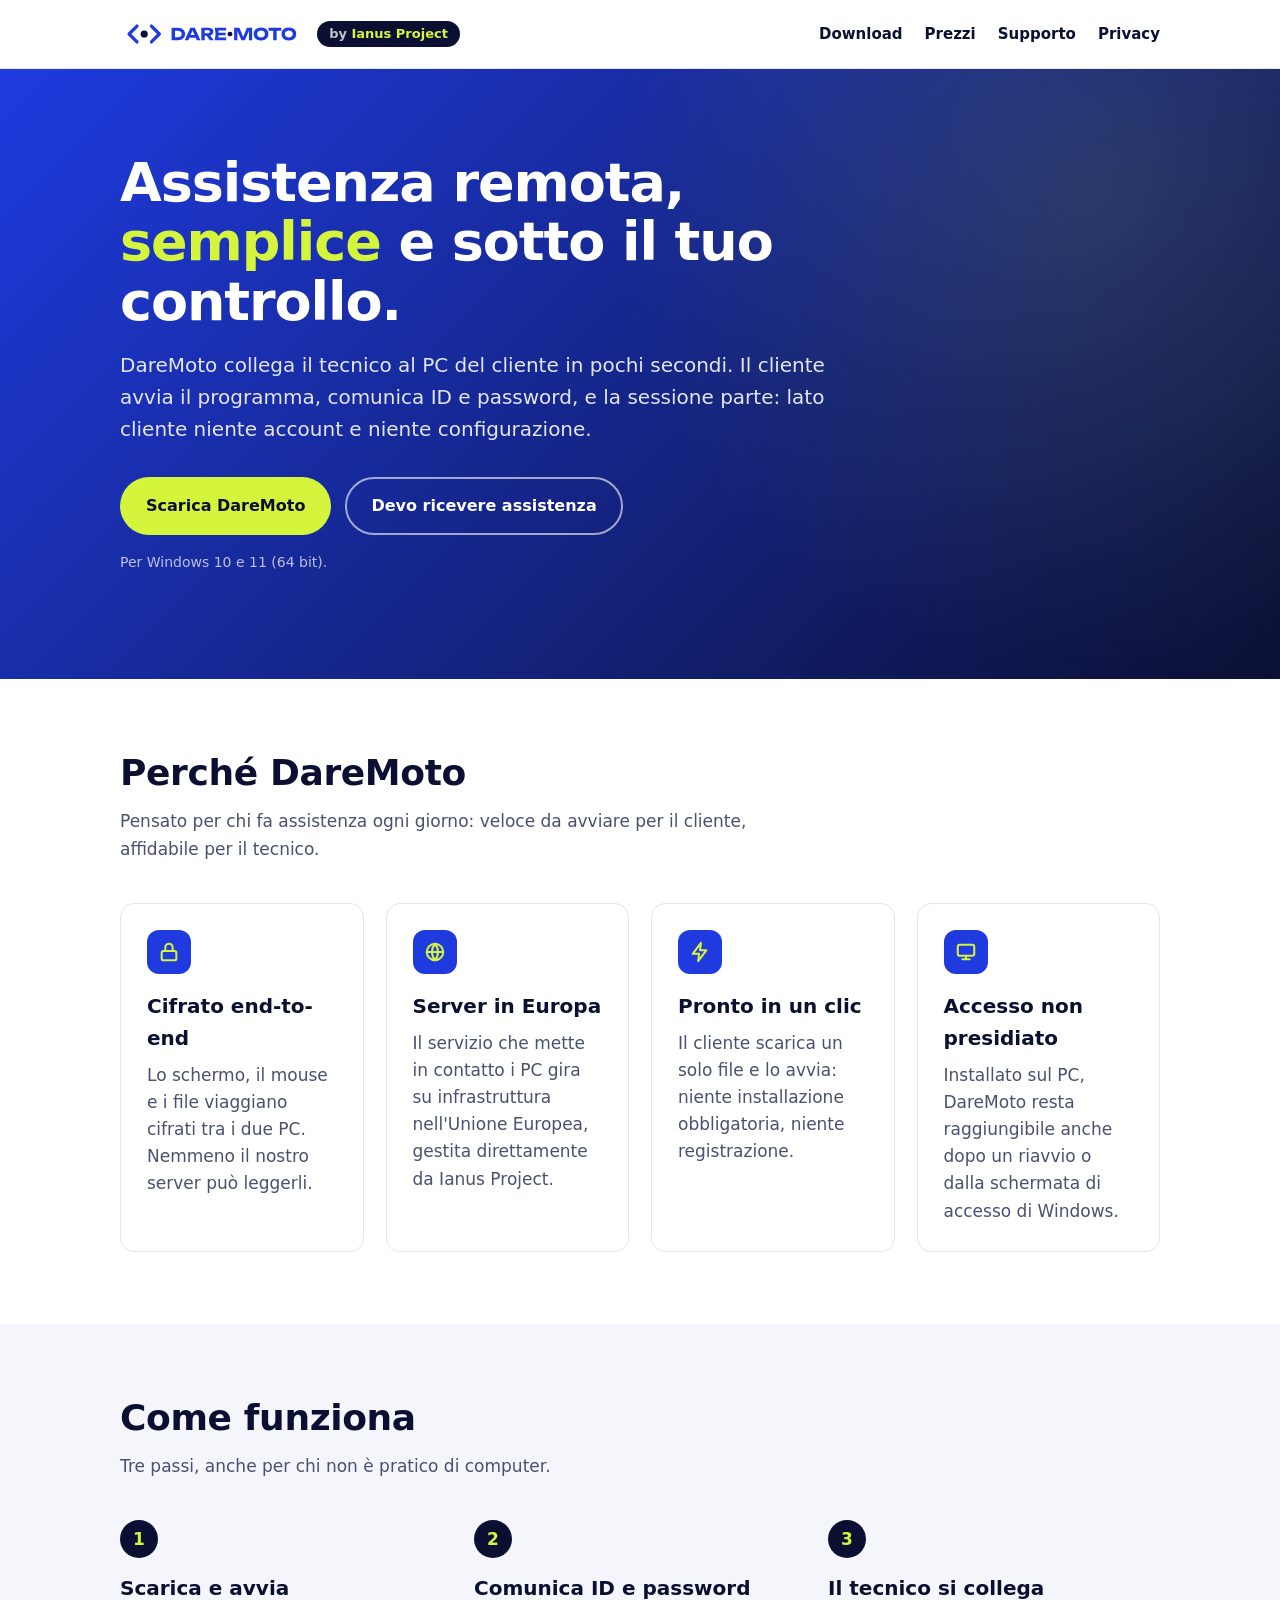
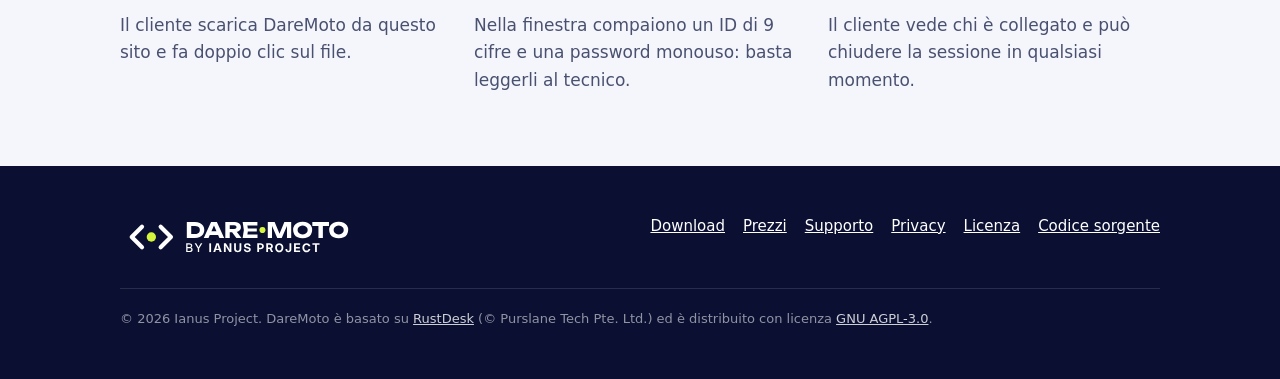
<file: index.html>
<!doctype html>
<html lang="it">
<head>
  <meta charset="utf-8">
  <meta name="viewport" content="width=device-width, initial-scale=1">
  <title>DareMoto — Assistenza remota by Ianus Project</title>
  <meta name="description" content="DareMoto è il software di assistenza remota di Ianus Project: collegati ai PC dei clienti in pochi secondi, con server in Europa e connessioni cifrate.">
  <link rel="icon" href="/favicon.ico" sizes="any">
  <link rel="icon" href="/assets/icon.svg" type="image/svg+xml">
  <link rel="stylesheet" href="/assets/style.css">
  <meta property="og:title" content="DareMoto — Assistenza remota by Ianus Project">
  <meta property="og:description" content="Assistenza remota sui PC dei clienti, con server in Europa e connessioni cifrate.">
  <meta property="og:image" content="https://daremoto.net/assets/og-image.png">
  <meta property="og:url" content="https://daremoto.net/">
  <meta name="theme-color" content="#1F3BE0">
</head>
<body>
  <header class="site-header">
    <div class="wrap">
      <a class="brand" href="/"><img src="/assets/logo-header-light.svg" alt="DareMoto" width="183" height="34"><span class="brand-by">by <strong>Ianus Project</strong></span></a>
      <nav class="nav" aria-label="Navigazione principale">
        <a href="/download/">Download</a>
        <a href="/prezzi/">Prezzi</a>
        <a href="/supporto/">Supporto</a>
        <a href="/privacy/">Privacy</a>
      </nav>
    </div>
  </header>

  <main>
    <section class="hero">
      <div class="wrap">
        <h1>Assistenza remota, <span class="accent">semplice</span> e sotto il tuo controllo.</h1>
        <p class="lead">DareMoto collega il tecnico al PC del cliente in pochi secondi. Il cliente avvia il programma, comunica ID e password, e la sessione parte: lato cliente niente account e niente configurazione.</p>
        <div class="actions">
          <a class="btn btn-lime" href="/download/">Scarica DareMoto</a>
          <a class="btn btn-ghost" href="/supporto/">Devo ricevere assistenza</a>
        </div>
        <p class="note">Per Windows 10 e 11 (64 bit).</p>
      </div>
    </section>

    <section>
      <div class="wrap">
        <h2>Perché DareMoto</h2>
        <p class="section-lead">Pensato per chi fa assistenza ogni giorno: veloce da avviare per il cliente, affidabile per il tecnico.</p>
        <div class="grid">
          <div class="card">
            <div class="icon" aria-hidden="true"><svg viewBox="0 0 24 24" fill="none" stroke="currentColor" stroke-width="2.2" stroke-linecap="round" stroke-linejoin="round"><rect x="4" y="11" width="16" height="10" rx="2"/><path d="M8 11V7a4 4 0 0 1 8 0v4"/></svg></div>
            <h3>Cifrato end-to-end</h3>
            <p>Lo schermo, il mouse e i file viaggiano cifrati tra i due PC. Nemmeno il nostro server può leggerli.</p>
          </div>
          <div class="card">
            <div class="icon" aria-hidden="true"><svg viewBox="0 0 24 24" fill="none" stroke="currentColor" stroke-width="2.2" stroke-linecap="round" stroke-linejoin="round"><circle cx="12" cy="12" r="9"/><path d="M3 12h18M12 3a14 14 0 0 1 0 18M12 3a14 14 0 0 0 0 18"/></svg></div>
            <h3>Server in Europa</h3>
            <p>Il servizio che mette in contatto i PC gira su infrastruttura nell'Unione Europea, gestita direttamente da Ianus Project.</p>
          </div>
          <div class="card">
            <div class="icon" aria-hidden="true"><svg viewBox="0 0 24 24" fill="none" stroke="currentColor" stroke-width="2.2" stroke-linecap="round" stroke-linejoin="round"><path d="M13 2 4 14h7l-1 8 9-12h-7z"/></svg></div>
            <h3>Pronto in un clic</h3>
            <p>Il cliente scarica un solo file e lo avvia: niente installazione obbligatoria, niente registrazione.</p>
          </div>
          <div class="card">
            <div class="icon" aria-hidden="true"><svg viewBox="0 0 24 24" fill="none" stroke="currentColor" stroke-width="2.2" stroke-linecap="round" stroke-linejoin="round"><rect x="3" y="4" width="18" height="12" rx="2"/><path d="M8 20h8M12 16v4"/></svg></div>
            <h3>Accesso non presidiato</h3>
            <p>Installato sul PC, DareMoto resta raggiungibile anche dopo un riavvio o dalla schermata di accesso di Windows.</p>
          </div>
        </div>
      </div>
    </section>

    <section class="alt">
      <div class="wrap">
        <h2>Come funziona</h2>
        <p class="section-lead">Tre passi, anche per chi non è pratico di computer.</p>
        <div class="steps">
          <div class="step">
            <h3>Scarica e avvia</h3>
            <p>Il cliente scarica DareMoto da questo sito e fa doppio clic sul file.</p>
          </div>
          <div class="step">
            <h3>Comunica ID e password</h3>
            <p>Nella finestra compaiono un ID di 9 cifre e una password monouso: basta leggerli al tecnico.</p>
          </div>
          <div class="step">
            <h3>Il tecnico si collega</h3>
            <p>Il cliente vede chi è collegato e può chiudere la sessione in qualsiasi momento.</p>
          </div>
        </div>
      </div>
    </section>
  </main>

  <footer class="site-footer">
    <div class="wrap">
      <div class="footer-grid">
        <img src="/assets/logo-dark.svg" alt="DareMoto by Ianus Project" width="248" height="46">
        <nav class="footer-links" aria-label="Link a piè di pagina">
          <a href="/download/">Download</a>
          <a href="/prezzi/">Prezzi</a>
          <a href="/supporto/">Supporto</a>
          <a href="/privacy/">Privacy</a>
          <a href="/licenza/">Licenza</a>
          <a href="https://github.com/s-romano-ianus/rustdesk/tree/custom">Codice sorgente</a>
        </nav>
      </div>
      <p class="legal">© 2026 Ianus Project. DareMoto è basato su <a href="https://github.com/rustdesk/rustdesk">RustDesk</a> (© Purslane Tech Pte. Ltd.) ed è distribuito con licenza <a href="https://www.gnu.org/licenses/agpl-3.0.html">GNU AGPL-3.0</a>.</p>
    </div>
  </footer>
</body>
</html>
</file>
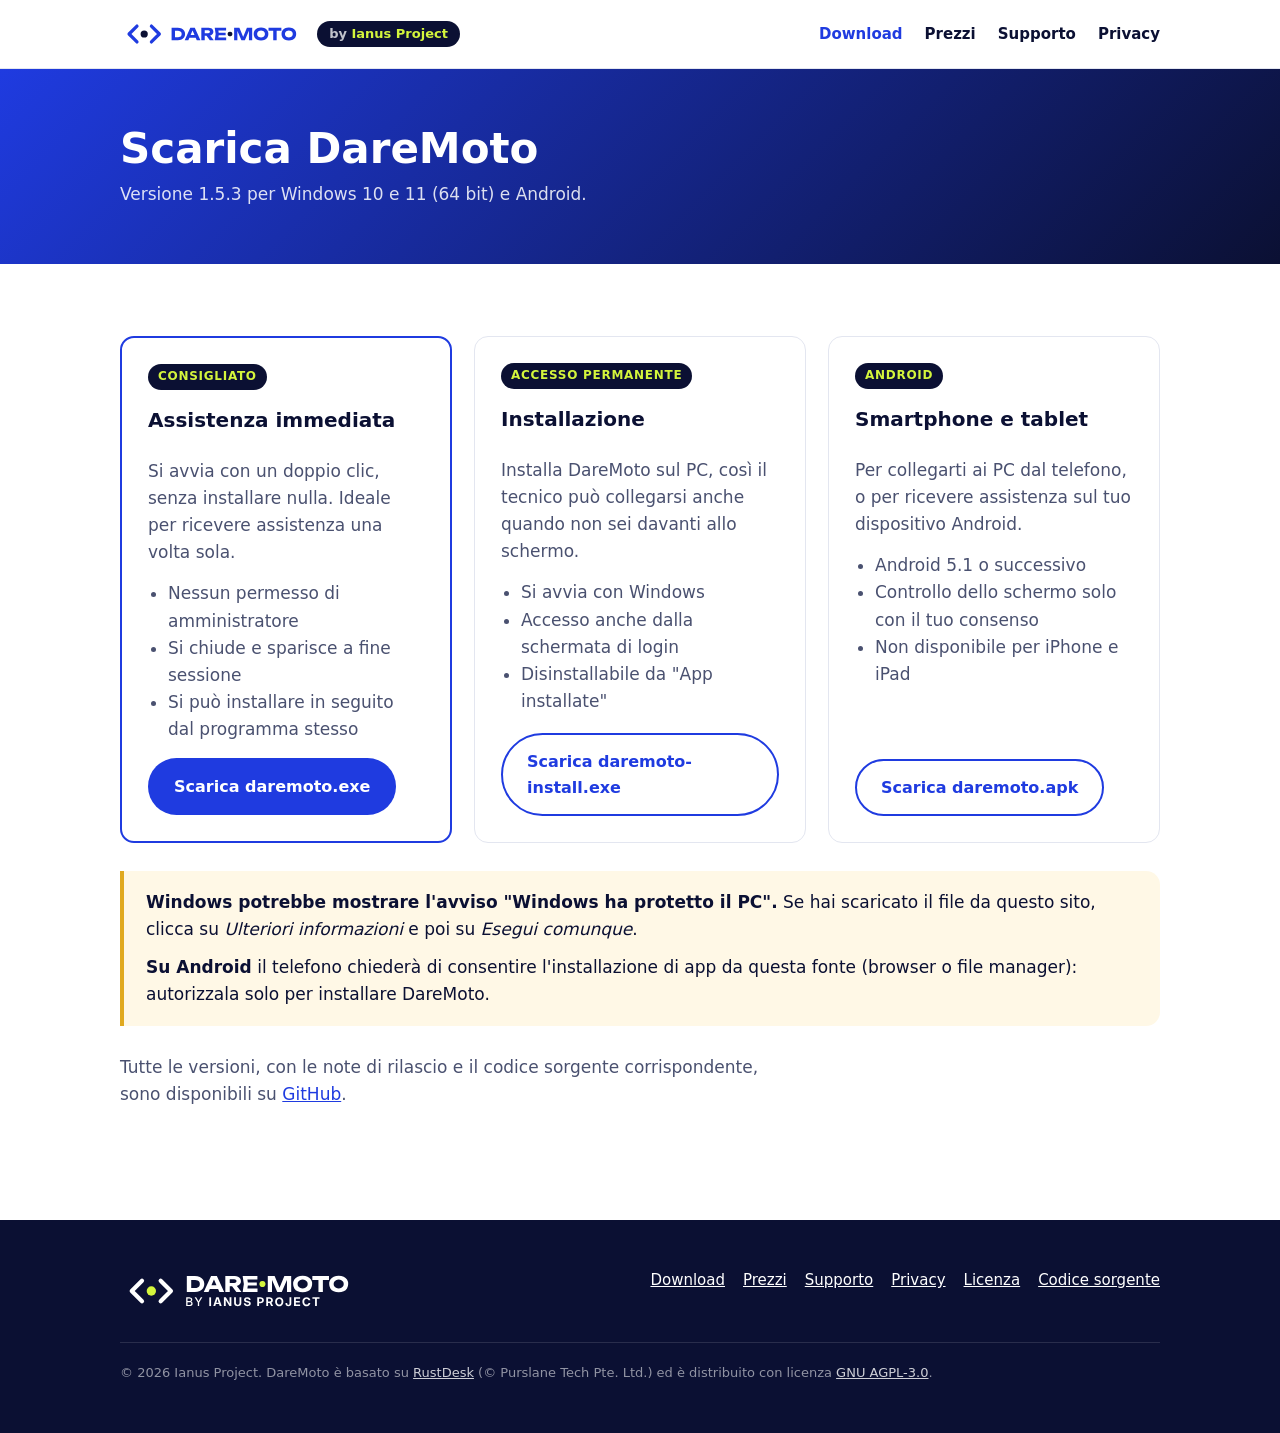
<file: download/index.html>
<!doctype html>
<html lang="it">
<head>
  <meta charset="utf-8">
  <meta name="viewport" content="width=device-width, initial-scale=1">
  <title>Download — DareMoto</title>
  <meta name="description" content="Scarica DareMoto per Windows: versione per l'assistenza immediata o installazione permanente.">
  <link rel="icon" href="/favicon.ico" sizes="any">
  <link rel="icon" href="/assets/icon.svg" type="image/svg+xml">
  <link rel="stylesheet" href="/assets/style.css">
  <meta name="theme-color" content="#1F3BE0">
</head>
<body>
  <header class="site-header">
    <div class="wrap">
      <a class="brand" href="/"><img src="/assets/logo-header-light.svg" alt="DareMoto" width="183" height="34"><span class="brand-by">by <strong>Ianus Project</strong></span></a>
      <nav class="nav" aria-label="Navigazione principale">
        <a href="/download/" aria-current="page">Download</a>
        <a href="/prezzi/">Prezzi</a>
        <a href="/supporto/">Supporto</a>
        <a href="/privacy/">Privacy</a>
      </nav>
    </div>
  </header>

  <main>
    <div class="page-head">
      <div class="wrap">
        <h1>Scarica DareMoto</h1>
        <p>Versione 1.5.3 per Windows 10 e 11 (64 bit) e Android.</p>
      </div>
    </div>

    <section>
      <div class="wrap">
        <div class="grid">
          <div class="card dl-card primary">
            <span class="tag">Consigliato</span>
            <h3>Assistenza immediata</h3>
            <p>Si avvia con un doppio clic, senza installare nulla. Ideale per ricevere assistenza una volta sola.</p>
            <ul>
              <li>Nessun permesso di amministratore</li>
              <li>Si chiude e sparisce a fine sessione</li>
              <li>Si può installare in seguito dal programma stesso</li>
            </ul>
            <a class="btn btn-cobalt" href="https://github.com/s-romano-ianus/rustdesk/releases/latest/download/daremoto.exe">Scarica daremoto.exe</a>
          </div>
          <div class="card dl-card">
            <span class="tag">Accesso permanente</span>
            <h3>Installazione</h3>
            <p>Installa DareMoto sul PC, così il tecnico può collegarsi anche quando non sei davanti allo schermo.</p>
            <ul>
              <li>Si avvia con Windows</li>
              <li>Accesso anche dalla schermata di login</li>
              <li>Disinstallabile da "App installate"</li>
            </ul>
            <a class="btn btn-outline" href="https://github.com/s-romano-ianus/rustdesk/releases/latest/download/daremoto-install.exe">Scarica daremoto-install.exe</a>
          </div>
          <div class="card dl-card">
            <span class="tag">Android</span>
            <h3>Smartphone e tablet</h3>
            <p>Per collegarti ai PC dal telefono, o per ricevere assistenza sul tuo dispositivo Android.</p>
            <ul>
              <li>Android 5.1 o successivo</li>
              <li>Controllo dello schermo solo con il tuo consenso</li>
              <li>Non disponibile per iPhone e iPad</li>
            </ul>
            <a class="btn btn-outline" href="https://github.com/s-romano-ianus/rustdesk/releases/latest/download/daremoto.apk">Scarica daremoto.apk</a>
          </div>
        </div>

        <div class="callout warn">
          <p><strong>Windows potrebbe mostrare l'avviso "Windows ha protetto il PC".</strong> Se hai scaricato il file da questo sito, clicca su <em>Ulteriori informazioni</em> e poi su <em>Esegui comunque</em>.</p>
          <p><strong>Su Android</strong> il telefono chiederà di consentire l'installazione di app da questa fonte (browser o file manager): autorizzala solo per installare DareMoto.</p>
        </div>

        <p class="section-lead">Tutte le versioni, con le note di rilascio e il codice sorgente corrispondente, sono disponibili su <a href="https://github.com/s-romano-ianus/rustdesk/releases">GitHub</a>.</p>
      </div>
    </section>
  </main>

  <footer class="site-footer">
    <div class="wrap">
      <div class="footer-grid">
        <img src="/assets/logo-dark.svg" alt="DareMoto by Ianus Project" width="248" height="46">
        <nav class="footer-links" aria-label="Link a piè di pagina">
          <a href="/download/">Download</a>
          <a href="/prezzi/">Prezzi</a>
          <a href="/supporto/">Supporto</a>
          <a href="/privacy/">Privacy</a>
          <a href="/licenza/">Licenza</a>
          <a href="https://github.com/s-romano-ianus/rustdesk/tree/custom">Codice sorgente</a>
        </nav>
      </div>
      <p class="legal">© 2026 Ianus Project. DareMoto è basato su <a href="https://github.com/rustdesk/rustdesk">RustDesk</a> (© Purslane Tech Pte. Ltd.) ed è distribuito con licenza <a href="https://www.gnu.org/licenses/agpl-3.0.html">GNU AGPL-3.0</a>.</p>
    </div>
  </footer>
</body>
</html>
</file>
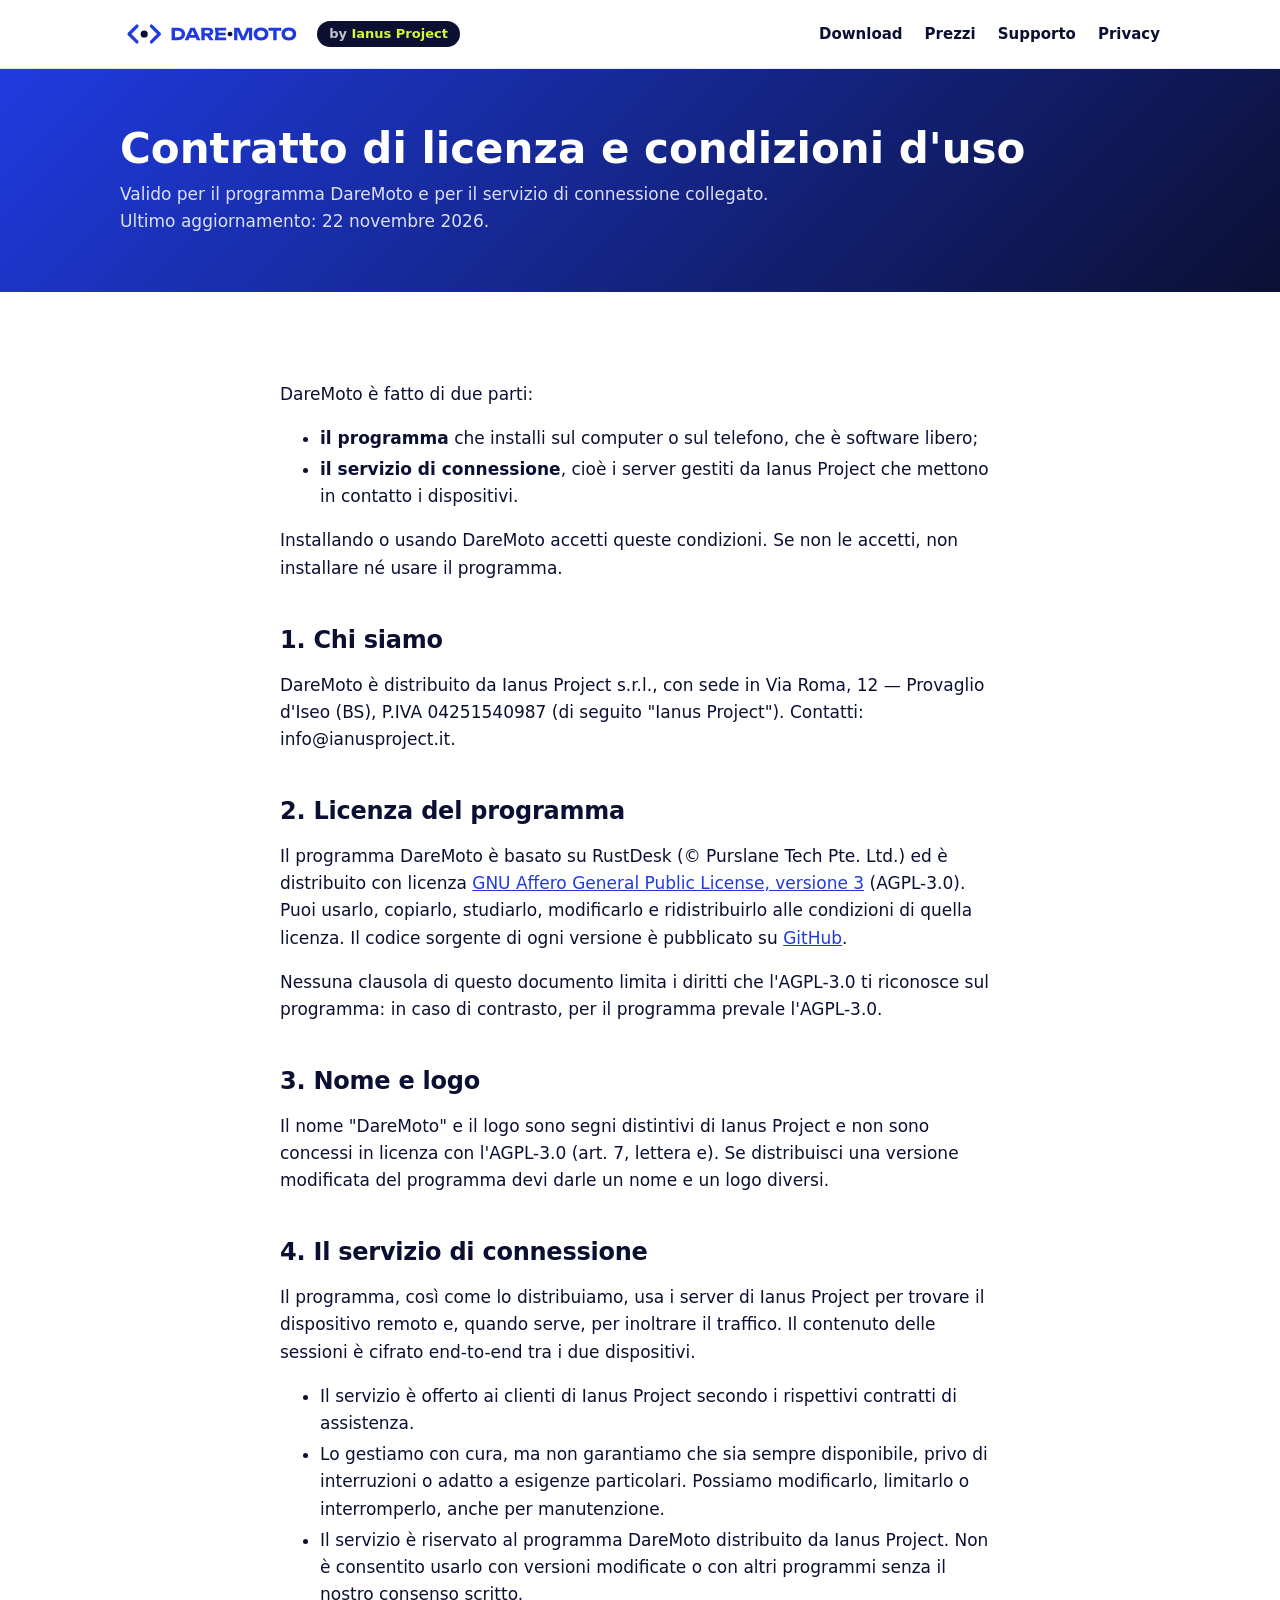
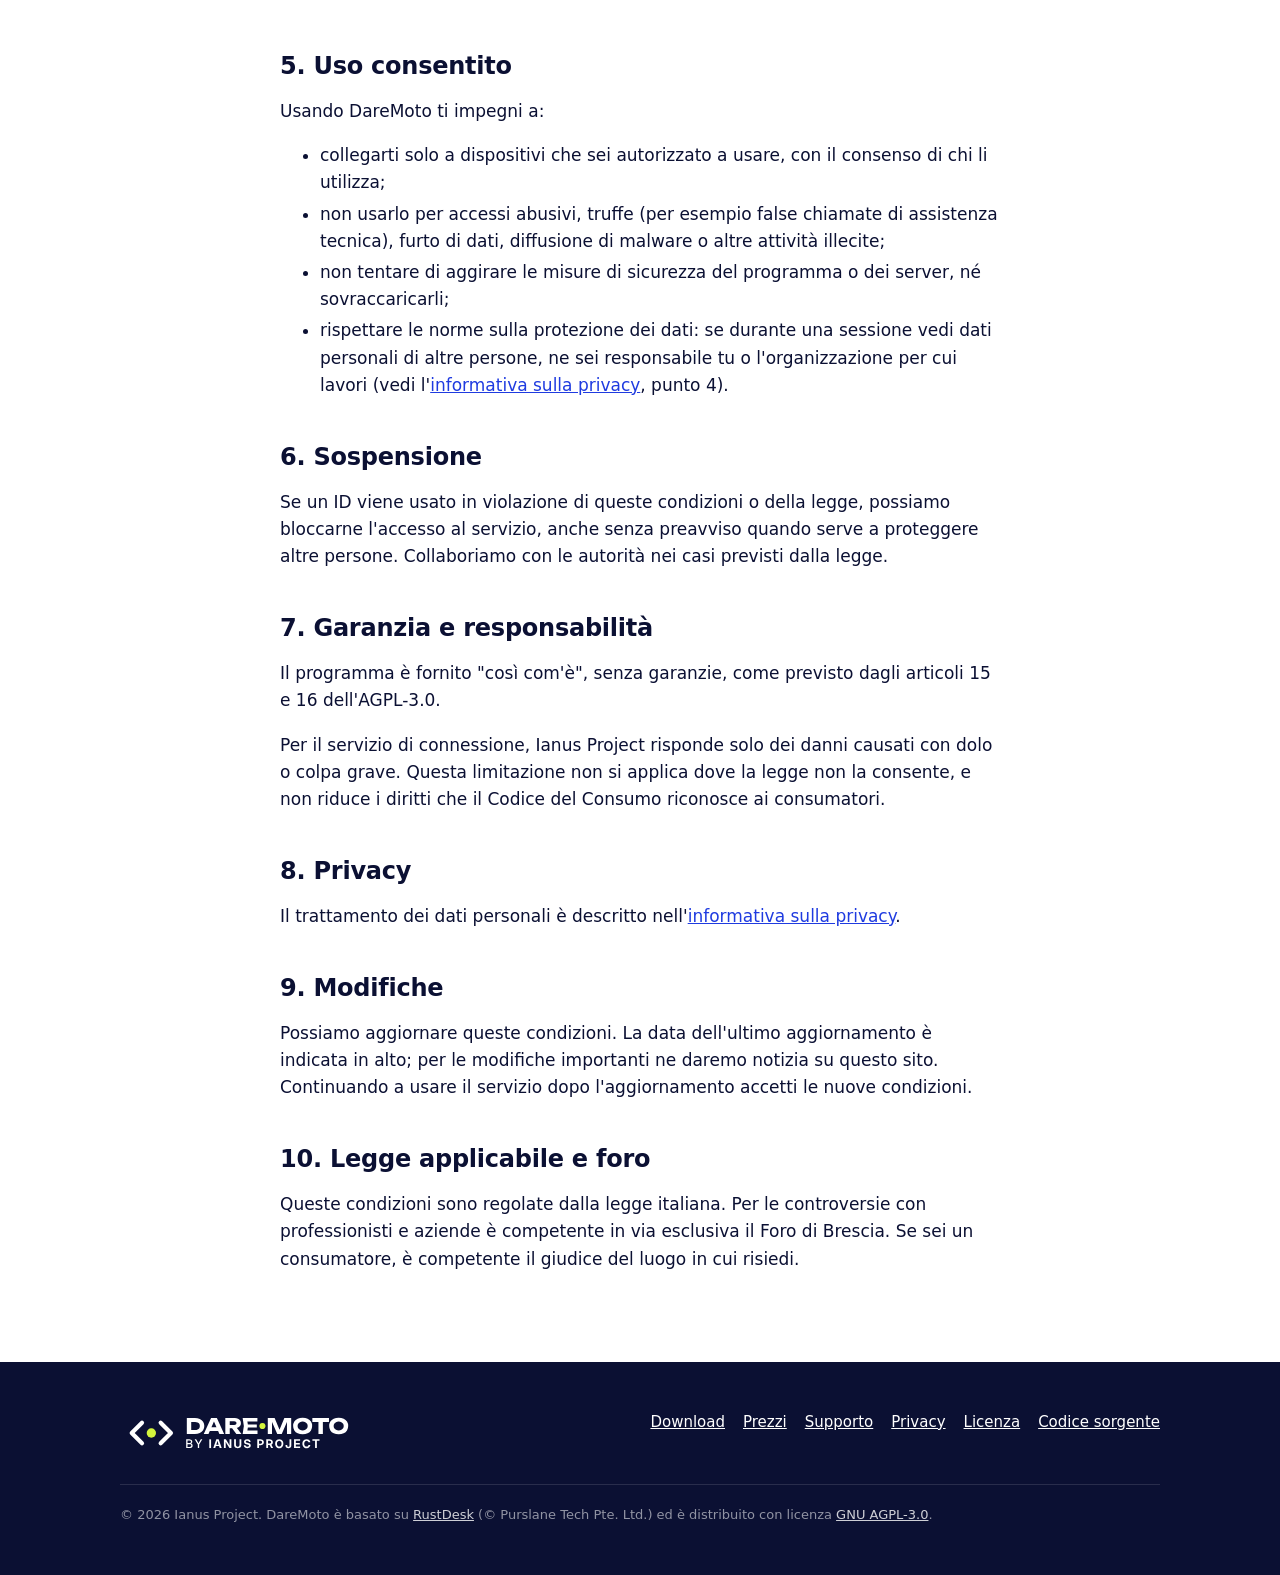
<file: licenza/index.html>
<!doctype html>
<html lang="it">

<head>
  <meta charset="utf-8">
  <meta name="viewport" content="width=device-width, initial-scale=1">
  <title>Contratto di licenza e condizioni d'uso — DareMoto</title>
  <meta name="description"
    content="Contratto di licenza del programma DareMoto e condizioni d'uso del servizio di connessione gestito da Ianus Project.">
  <link rel="icon" href="/favicon.ico" sizes="any">
  <link rel="icon" href="/assets/icon.svg" type="image/svg+xml">
  <link rel="stylesheet" href="/assets/style.css">
  <meta name="theme-color" content="#1F3BE0">
</head>

<body>
  <header class="site-header">
    <div class="wrap">
      <a class="brand" href="/"><img src="/assets/logo-header-light.svg" alt="DareMoto" width="183" height="34"><span class="brand-by">by <strong>Ianus Project</strong></span></a>
      <nav class="nav" aria-label="Navigazione principale">
        <a href="/download/">Download</a>
        <a href="/prezzi/">Prezzi</a>
        <a href="/supporto/">Supporto</a>
        <a href="/privacy/">Privacy</a>
      </nav>
    </div>
  </header>

  <main>
    <div class="page-head">
      <div class="wrap">
        <h1>Contratto di licenza e condizioni d'uso</h1>
        <p>Valido per il programma DareMoto e per il servizio di connessione collegato. Ultimo aggiornamento: 22
          novembre
          2026.</p>
      </div>
    </div>

    <section>
      <div class="wrap prose">
        <!-- BOZZA: far verificare il testo da un legale prima dell'uso commerciale (vedi in particolare i punti 7 e 10). -->

        <p>DareMoto è fatto di due parti:</p>
        <ul>
          <li><strong>il programma</strong> che installi sul computer o sul telefono, che è software libero;</li>
          <li><strong>il servizio di connessione</strong>, cioè i server gestiti da Ianus Project che mettono in
            contatto
            i dispositivi.</li>
        </ul>
        <p>Installando o usando DareMoto accetti queste condizioni. Se non le accetti, non installare né usare il
          programma.</p>

        <h2>1. Chi siamo</h2>
        <p>DareMoto è distribuito da Ianus Project s.r.l., con sede in Via Roma, 12 — Provaglio d'Iseo (BS), P.IVA
          04251540987 (di seguito "Ianus Project"). Contatti: info@ianusproject.it.</p>

        <h2>2. Licenza del programma</h2>
        <p>Il programma DareMoto è basato su RustDesk (© Purslane Tech Pte. Ltd.) ed è distribuito con licenza
          <a href="https://www.gnu.org/licenses/agpl-3.0.html">GNU Affero General Public License, versione 3</a>
          (AGPL-3.0). Puoi usarlo, copiarlo, studiarlo, modificarlo e ridistribuirlo alle condizioni di quella licenza.
          Il codice sorgente di ogni versione è pubblicato su <a
            href="https://github.com/s-romano-ianus/rustdesk">GitHub</a>.
        </p>
        <p>Nessuna clausola di questo documento limita i diritti che l'AGPL-3.0 ti riconosce sul programma: in caso di
          contrasto, per il programma prevale l'AGPL-3.0.</p>

        <h2>3. Nome e logo</h2>
        <p>Il nome "DareMoto" e il logo sono segni distintivi di Ianus Project e non sono concessi in licenza con
          l'AGPL-3.0 (art. 7, lettera e). Se distribuisci una versione modificata del programma devi darle un nome e un
          logo diversi.</p>

        <h2>4. Il servizio di connessione</h2>
        <p>Il programma, così come lo distribuiamo, usa i server di Ianus Project per trovare il dispositivo remoto e,
          quando serve, per inoltrare il traffico. Il contenuto delle sessioni è cifrato end-to-end tra i due
          dispositivi.</p>
        <ul>
          <li>Il servizio è offerto ai clienti di Ianus Project secondo i
            rispettivi contratti di assistenza.</li>
          <li>Lo gestiamo con cura, ma non garantiamo che sia sempre disponibile, privo di interruzioni o adatto a
            esigenze particolari. Possiamo modificarlo, limitarlo o interromperlo, anche per manutenzione.</li>
          <li>Il servizio è riservato al programma DareMoto distribuito da Ianus Project. Non è consentito usarlo con
            versioni modificate o con altri programmi senza il nostro consenso scritto.</li>
        </ul>

        <h2>5. Uso consentito</h2>
        <p>Usando DareMoto ti impegni a:</p>
        <ul>
          <li>collegarti solo a dispositivi che sei autorizzato a usare, con il consenso di chi li utilizza;</li>
          <li>non usarlo per accessi abusivi, truffe (per esempio false chiamate di assistenza tecnica), furto di dati,
            diffusione di malware o altre attività illecite;</li>
          <li>non tentare di aggirare le misure di sicurezza del programma o dei server, né sovraccaricarli;</li>
          <li>rispettare le norme sulla protezione dei dati: se durante una sessione vedi dati personali di altre
            persone, ne sei responsabile tu o l'organizzazione per cui lavori (vedi l'<a href="/privacy/">informativa
              sulla privacy</a>, punto 4).</li>
        </ul>

        <h2>6. Sospensione</h2>
        <p>Se un ID viene usato in violazione di queste condizioni o della legge, possiamo bloccarne l'accesso al
          servizio, anche senza preavviso quando serve a proteggere altre persone. Collaboriamo con le autorità nei casi
          previsti dalla legge.</p>

        <h2>7. Garanzia e responsabilità</h2>
        <p>Il programma è fornito "così com'è", senza garanzie, come previsto dagli articoli 15 e 16 dell'AGPL-3.0.</p>
        <p>Per il servizio di connessione, Ianus Project risponde solo dei danni causati con dolo o colpa grave. Questa
          limitazione non si applica dove la legge non la consente, e non riduce i diritti che il Codice del Consumo
          riconosce ai consumatori.</p>

        <h2>8. Privacy</h2>
        <p>Il trattamento dei dati personali è descritto nell'<a href="/privacy/">informativa sulla privacy</a>.</p>

        <h2>9. Modifiche</h2>
        <p>Possiamo aggiornare queste condizioni. La data dell'ultimo aggiornamento è indicata in alto; per le modifiche
          importanti ne daremo notizia su questo sito. Continuando a usare il servizio dopo l'aggiornamento accetti le
          nuove condizioni.</p>

        <h2>10. Legge applicabile e foro</h2>
        <p>Queste condizioni sono regolate dalla legge italiana. Per le controversie con professionisti e aziende è
          competente in via esclusiva il Foro di Brescia. Se sei un consumatore, è competente il giudice del luogo in
          cui
          risiedi.</p>
      </div>
    </section>
  </main>

  <footer class="site-footer">
    <div class="wrap">
      <div class="footer-grid">
        <img src="/assets/logo-dark.svg" alt="DareMoto by Ianus Project" width="248" height="46">
        <nav class="footer-links" aria-label="Link a piè di pagina">
          <a href="/download/">Download</a>
          <a href="/prezzi/">Prezzi</a>
          <a href="/supporto/">Supporto</a>
          <a href="/privacy/">Privacy</a>
          <a href="/licenza/">Licenza</a>
          <a href="https://github.com/s-romano-ianus/rustdesk/tree/custom">Codice sorgente</a>
        </nav>
      </div>
      <p class="legal">© 2026 Ianus Project. DareMoto è basato su <a
          href="https://github.com/rustdesk/rustdesk">RustDesk</a> (© Purslane Tech Pte. Ltd.) ed è distribuito con
        licenza <a href="https://www.gnu.org/licenses/agpl-3.0.html">GNU AGPL-3.0</a>.</p>
    </div>
  </footer>
</body>

</html>
</file>
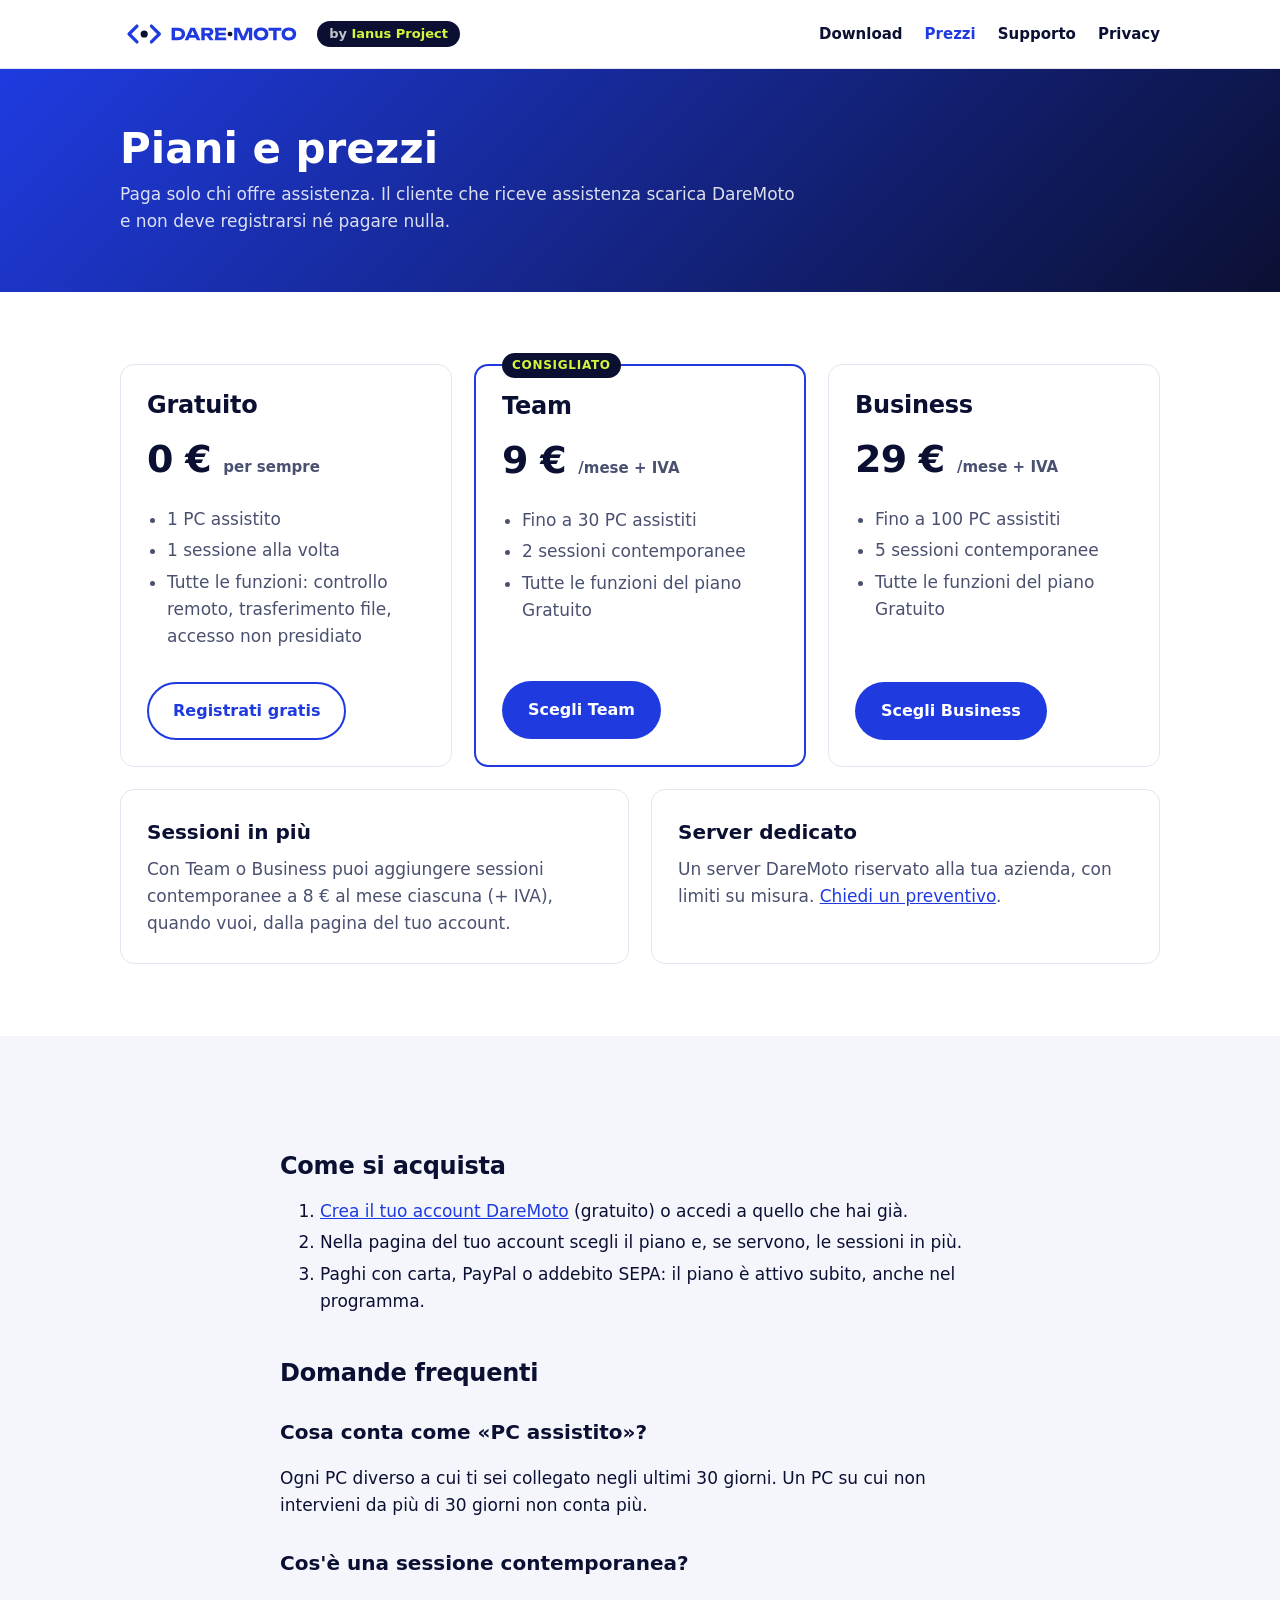
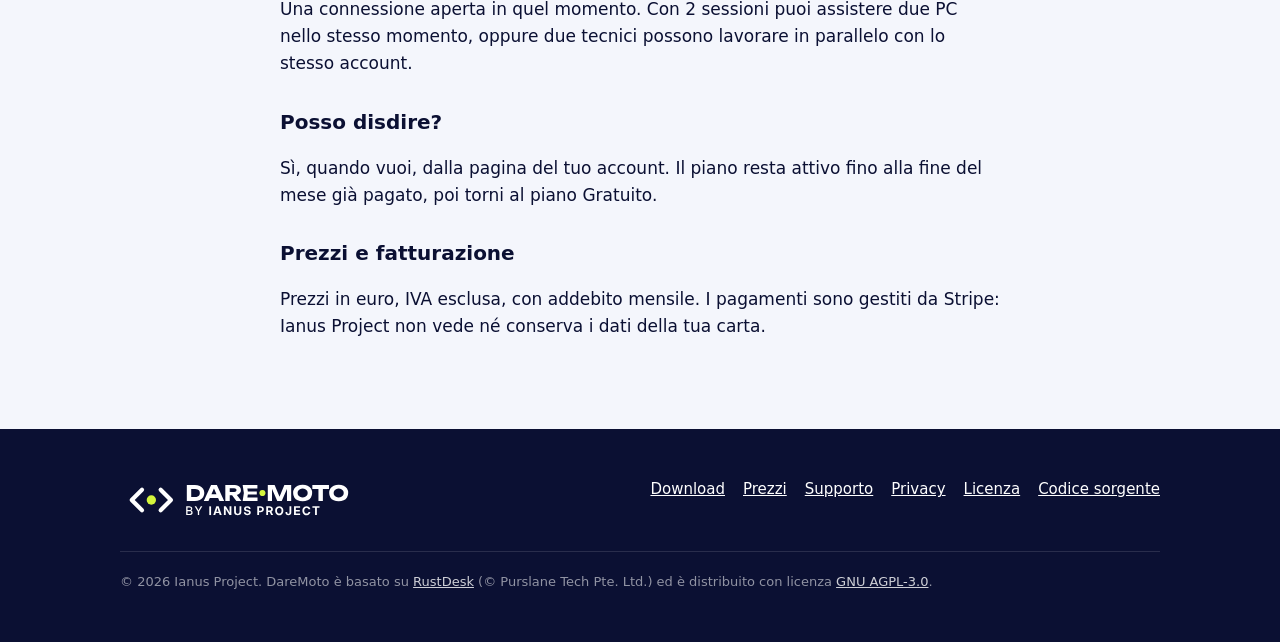
<file: prezzi/index.html>
<!doctype html>
<html lang="it">
<head>
  <meta charset="utf-8">
  <meta name="viewport" content="width=device-width, initial-scale=1">
  <title>Prezzi — DareMoto</title>
  <meta name="description" content="Piani e prezzi di DareMoto: gratuito per un PC, Team e Business per chi fa assistenza ogni giorno. Chi riceve assistenza non paga nulla.">
  <link rel="icon" href="/favicon.ico" sizes="any">
  <link rel="icon" href="/assets/icon.svg" type="image/svg+xml">
  <link rel="stylesheet" href="/assets/style.css">
  <meta property="og:title" content="Prezzi — DareMoto">
  <meta property="og:description" content="Gratuito per un PC, Team e Business per chi fa assistenza ogni giorno.">
  <meta property="og:image" content="https://daremoto.net/assets/og-image.png">
  <meta property="og:url" content="https://daremoto.net/prezzi/">
  <meta name="theme-color" content="#1F3BE0">
</head>
<body>
  <header class="site-header">
    <div class="wrap">
      <a class="brand" href="/"><img src="/assets/logo-header-light.svg" alt="DareMoto" width="183" height="34"><span class="brand-by">by <strong>Ianus Project</strong></span></a>
      <nav class="nav" aria-label="Navigazione principale">
        <a href="/download/">Download</a>
        <a href="/prezzi/" aria-current="page">Prezzi</a>
        <a href="/supporto/">Supporto</a>
        <a href="/privacy/">Privacy</a>
      </nav>
    </div>
  </header>

  <main>
    <div class="page-head">
      <div class="wrap">
        <h1>Piani e prezzi</h1>
        <p>Paga solo chi offre assistenza. Il cliente che riceve assistenza scarica DareMoto e non deve registrarsi né pagare nulla.</p>
      </div>
    </div>

    <section>
      <div class="wrap">
        <div class="plans">
          <div class="card plan">
            <h2>Gratuito</h2>
            <p class="price">0 € <small>per sempre</small></p>
            <ul>
              <li>1 PC assistito</li>
              <li>1 sessione alla volta</li>
              <li>Tutte le funzioni: controllo remoto, trasferimento file, accesso non presidiato</li>
            </ul>
            <a class="btn btn-outline" href="https://api.daremoto.net/account/?registrati">Registrati gratis</a>
          </div>
          <div class="card plan featured">
            <span class="tag">Consigliato</span>
            <h2>Team</h2>
            <p class="price">9 € <small>/mese + IVA</small></p>
            <ul>
              <li>Fino a 30 PC assistiti</li>
              <li>2 sessioni contemporanee</li>
              <li>Tutte le funzioni del piano Gratuito</li>
            </ul>
            <a class="btn btn-cobalt" href="https://api.daremoto.net/account/">Scegli Team</a>
          </div>
          <div class="card plan">
            <h2>Business</h2>
            <p class="price">29 € <small>/mese + IVA</small></p>
            <ul>
              <li>Fino a 100 PC assistiti</li>
              <li>5 sessioni contemporanee</li>
              <li>Tutte le funzioni del piano Gratuito</li>
            </ul>
            <a class="btn btn-cobalt" href="https://api.daremoto.net/account/">Scegli Business</a>
          </div>
        </div>

        <div class="grid plans-more">
          <div class="card">
            <h3>Sessioni in più</h3>
            <p>Con Team o Business puoi aggiungere sessioni contemporanee a 8 € al mese ciascuna (+ IVA), quando vuoi, dalla pagina del tuo account.</p>
          </div>
          <div class="card">
            <h3>Server dedicato</h3>
            <p>Un server DareMoto riservato alla tua azienda, con limiti su misura. <a href="mailto:info@ianusproject.it?subject=DareMoto%20server%20dedicato">Chiedi un preventivo</a>.</p>
          </div>
        </div>
      </div>
    </section>

    <section class="alt">
      <div class="wrap prose">
        <h2>Come si acquista</h2>
        <ol>
          <li><a href="https://api.daremoto.net/account/?registrati">Crea il tuo account DareMoto</a> (gratuito) o accedi a quello che hai già.</li>
          <li>Nella pagina del tuo account scegli il piano e, se servono, le sessioni in più.</li>
          <li>Paghi con carta, PayPal o addebito SEPA: il piano è attivo subito, anche nel programma.</li>
        </ol>

        <h2>Domande frequenti</h2>
        <h3>Cosa conta come «PC assistito»?</h3>
        <p>Ogni PC diverso a cui ti sei collegato negli ultimi 30 giorni. Un PC su cui non intervieni da più di 30 giorni non conta più.</p>
        <h3>Cos'è una sessione contemporanea?</h3>
        <p>Una connessione aperta in quel momento. Con 2 sessioni puoi assistere due PC nello stesso momento, oppure due tecnici possono lavorare in parallelo con lo stesso account.</p>
        <h3>Posso disdire?</h3>
        <p>Sì, quando vuoi, dalla pagina del tuo account. Il piano resta attivo fino alla fine del mese già pagato, poi torni al piano Gratuito.</p>
        <h3>Prezzi e fatturazione</h3>
        <p>Prezzi in euro, IVA esclusa, con addebito mensile. I pagamenti sono gestiti da Stripe: Ianus Project non vede né conserva i dati della tua carta.</p>
      </div>
    </section>
  </main>

  <footer class="site-footer">
    <div class="wrap">
      <div class="footer-grid">
        <img src="/assets/logo-dark.svg" alt="DareMoto by Ianus Project" width="248" height="46">
        <nav class="footer-links" aria-label="Link a piè di pagina">
          <a href="/download/">Download</a>
          <a href="/prezzi/">Prezzi</a>
          <a href="/supporto/">Supporto</a>
          <a href="/privacy/">Privacy</a>
          <a href="/licenza/">Licenza</a>
          <a href="https://github.com/s-romano-ianus/rustdesk/tree/custom">Codice sorgente</a>
        </nav>
      </div>
      <p class="legal">© 2026 Ianus Project. DareMoto è basato su <a href="https://github.com/rustdesk/rustdesk">RustDesk</a> (© Purslane Tech Pte. Ltd.) ed è distribuito con licenza <a href="https://www.gnu.org/licenses/agpl-3.0.html">GNU AGPL-3.0</a>.</p>
    </div>
  </footer>
</body>
</html>
</file>
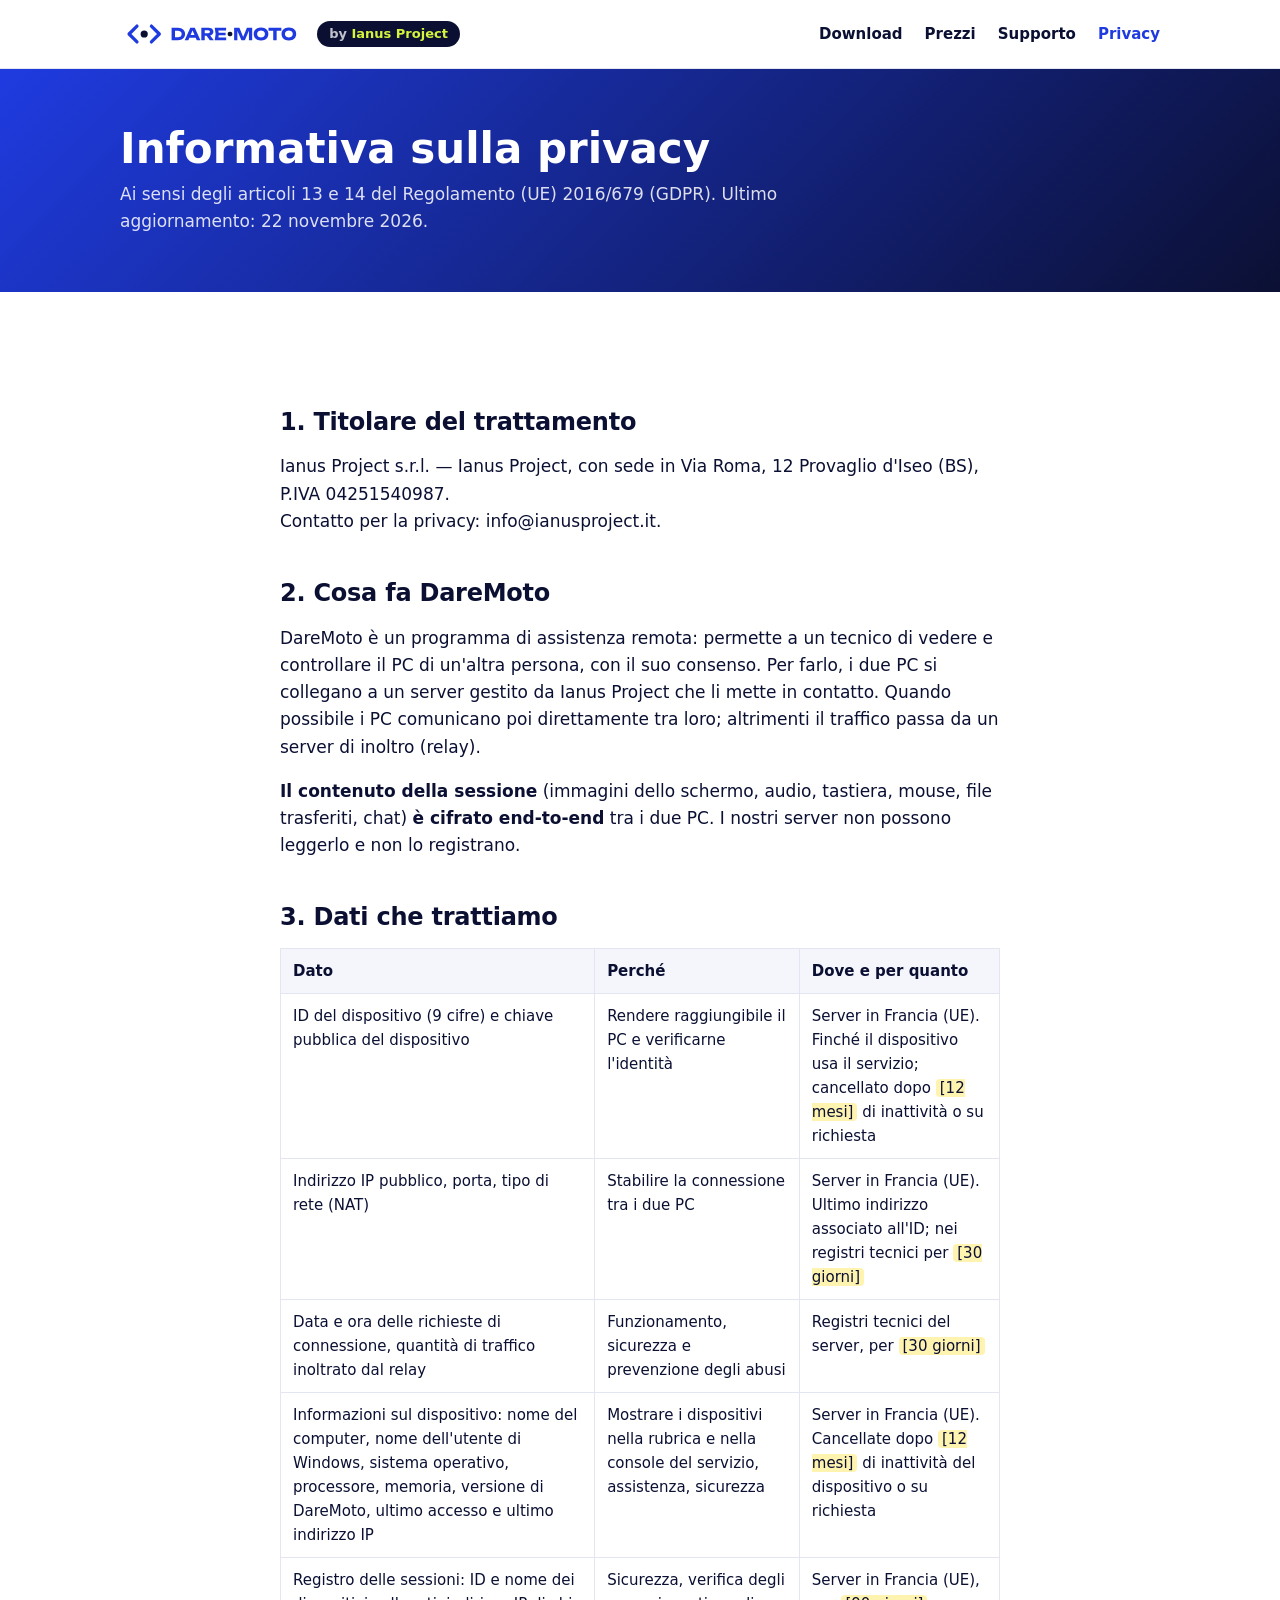
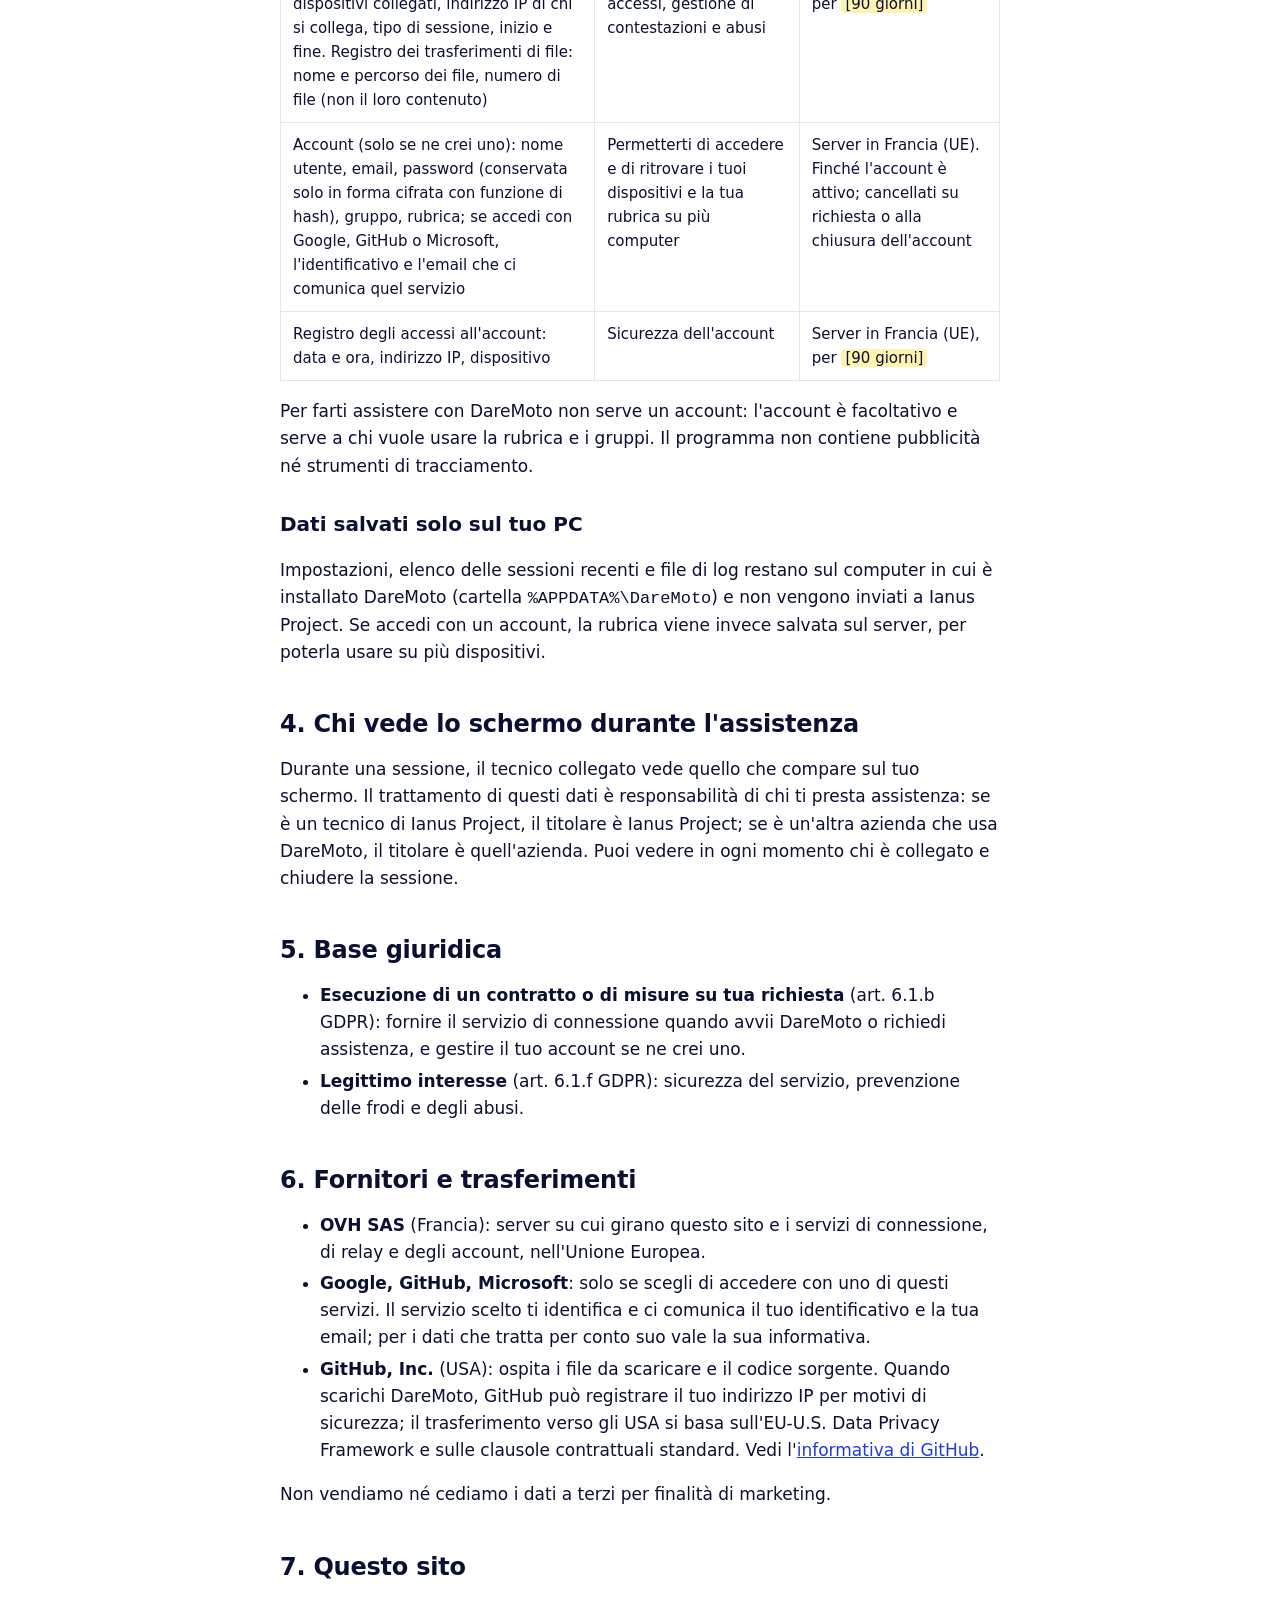
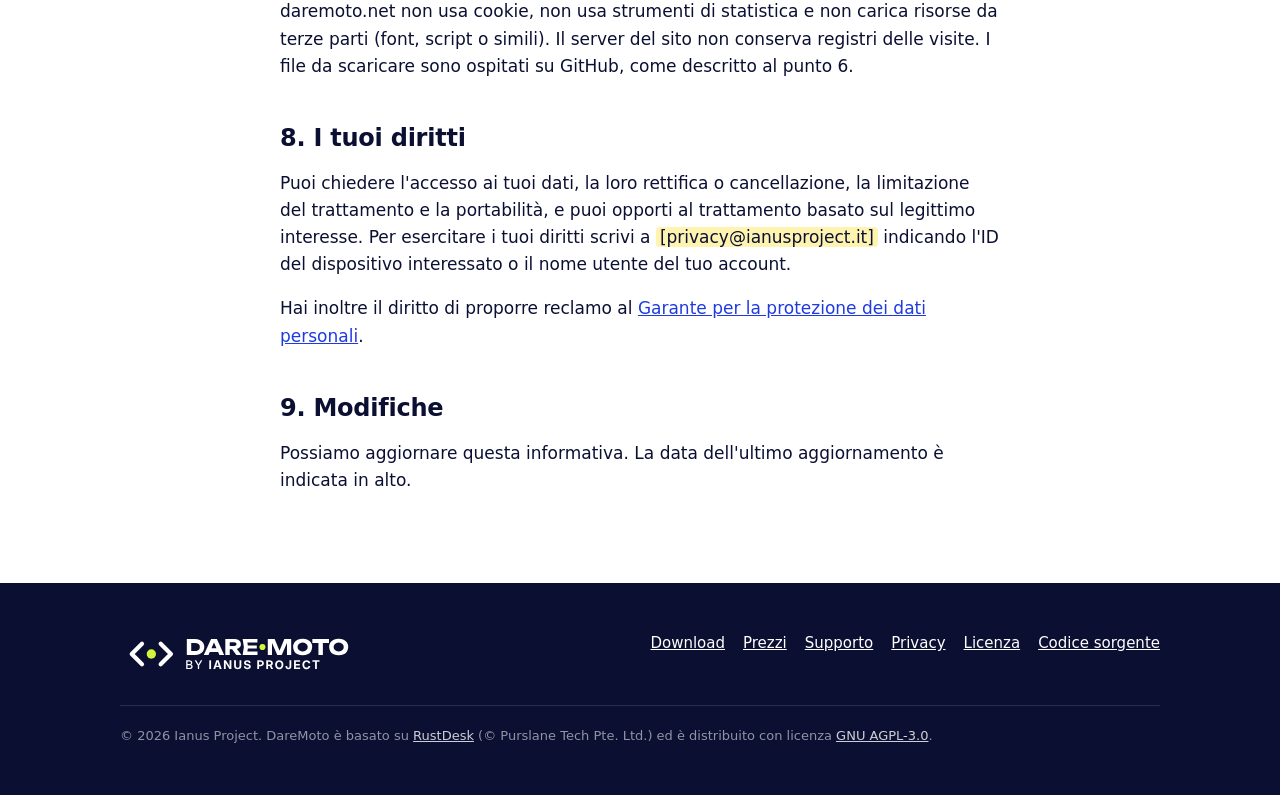
<file: privacy/index.html>
<!doctype html>
<html lang="it">

<head>
  <meta charset="utf-8">
  <meta name="viewport" content="width=device-width, initial-scale=1">
  <title>Informativa sulla privacy — DareMoto</title>
  <meta name="description"
    content="Informativa sul trattamento dei dati personali del servizio di assistenza remota DareMoto e del sito daremoto.net.">
  <link rel="icon" href="/favicon.ico" sizes="any">
  <link rel="icon" href="/assets/icon.svg" type="image/svg+xml">
  <link rel="stylesheet" href="/assets/style.css">
  <meta name="theme-color" content="#1F3BE0">
</head>

<body>
  <header class="site-header">
    <div class="wrap">
      <a class="brand" href="/"><img src="/assets/logo-header-light.svg" alt="DareMoto" width="183" height="34"><span class="brand-by">by <strong>Ianus Project</strong></span></a>
      <nav class="nav" aria-label="Navigazione principale">
        <a href="/download/">Download</a>
        <a href="/prezzi/">Prezzi</a>
        <a href="/supporto/">Supporto</a>
        <a href="/privacy/" aria-current="page">Privacy</a>
      </nav>
    </div>
  </header>

  <main>
    <div class="page-head">
      <div class="wrap">
        <h1>Informativa sulla privacy</h1>
        <p>Ai sensi degli articoli 13 e 14 del Regolamento (UE) 2016/679 (GDPR). Ultimo aggiornamento: 22 novembre 2026.
        </p>
      </div>
    </div>

    <section>
      <div class="wrap prose">
        <!-- BOZZA: completare i campi evidenziati e far verificare il testo da un consulente prima dell'uso commerciale. -->

        <h2>1. Titolare del trattamento</h2>
        <p>Ianus Project s.r.l. — Ianus Project, con sede in Via Roma, 12 Provaglio d'Iseo (BS), P.IVA 04251540987.<br>
          Contatto per la privacy: info@ianusproject.it.</p>

        <h2>2. Cosa fa DareMoto</h2>
        <p>DareMoto è un programma di assistenza remota: permette a un tecnico di vedere e controllare il PC di un'altra
          persona, con il suo consenso. Per farlo, i due PC si collegano a un server gestito da Ianus Project che li
          mette in contatto. Quando possibile i PC comunicano poi direttamente tra loro; altrimenti il traffico passa da
          un server di inoltro (relay).</p>
        <p><strong>Il contenuto della sessione</strong> (immagini dello schermo, audio, tastiera, mouse, file
          trasferiti, chat) <strong>è cifrato end-to-end</strong> tra i due PC. I nostri server non possono leggerlo e
          non lo registrano.</p>

        <h2>3. Dati che trattiamo</h2>
        <table>
          <thead>
            <tr>
              <th>Dato</th>
              <th>Perché</th>
              <th>Dove e per quanto</th>
            </tr>
          </thead>
          <tbody>
            <tr>
              <td>ID del dispositivo (9 cifre) e chiave pubblica del dispositivo</td>
              <td>Rendere raggiungibile il PC e verificarne l'identità</td>
              <td>Server in Francia (UE). Finché il dispositivo usa il servizio; cancellato dopo <span
                  class="placeholder">[12 mesi]</span> di inattività o su richiesta</td>
            </tr>
            <tr>
              <td>Indirizzo IP pubblico, porta, tipo di rete (NAT)</td>
              <td>Stabilire la connessione tra i due PC</td>
              <td>Server in Francia (UE). Ultimo indirizzo associato all'ID; nei registri tecnici per <span
                  class="placeholder">[30 giorni]</span></td>
            </tr>
            <tr>
              <td>Data e ora delle richieste di connessione, quantità di traffico inoltrato dal relay</td>
              <td>Funzionamento, sicurezza e prevenzione degli abusi</td>
              <td>Registri tecnici del server, per <span class="placeholder">[30 giorni]</span></td>
            </tr>
            <tr>
              <td>Informazioni sul dispositivo: nome del computer, nome dell'utente di Windows, sistema operativo,
                processore, memoria, versione di DareMoto, ultimo accesso e ultimo indirizzo IP</td>
              <td>Mostrare i dispositivi nella rubrica e nella console del servizio, assistenza, sicurezza</td>
              <td>Server in Francia (UE). Cancellate dopo <span class="placeholder">[12 mesi]</span> di inattività del
                dispositivo o su richiesta</td>
            </tr>
            <tr>
              <td>Registro delle sessioni: ID e nome dei dispositivi collegati, indirizzo IP di chi si collega, tipo di
                sessione, inizio e fine. Registro dei trasferimenti di file: nome e percorso dei file, numero di file
                (non il loro contenuto)</td>
              <td>Sicurezza, verifica degli accessi, gestione di contestazioni e abusi</td>
              <td>Server in Francia (UE), per <span class="placeholder">[90 giorni]</span></td>
            </tr>
            <tr>
              <td>Account (solo se ne crei uno): nome utente, email, password (conservata solo in forma cifrata con
                funzione di hash), gruppo, rubrica; se accedi con Google, GitHub o Microsoft, l'identificativo e l'email
                che ci comunica quel servizio</td>
              <td>Permetterti di accedere e di ritrovare i tuoi dispositivi e la tua rubrica su più computer</td>
              <td>Server in Francia (UE). Finché l'account è attivo; cancellati su richiesta o alla chiusura
                dell'account</td>
            </tr>
            <tr>
              <td>Registro degli accessi all'account: data e ora, indirizzo IP, dispositivo</td>
              <td>Sicurezza dell'account</td>
              <td>Server in Francia (UE), per <span class="placeholder">[90 giorni]</span></td>
            </tr>
          </tbody>
        </table>
        <p>Per farti assistere con DareMoto non serve un account: l'account è facoltativo e serve a chi vuole usare la
          rubrica e i gruppi. Il programma non contiene pubblicità né strumenti di tracciamento.</p>

        <h3>Dati salvati solo sul tuo PC</h3>
        <p>Impostazioni, elenco delle sessioni recenti e file di log restano sul computer in cui è installato DareMoto
          (cartella <code>%APPDATA%\DareMoto</code>) e non vengono inviati a Ianus Project. Se accedi con un account, la
          rubrica viene invece salvata sul server, per poterla usare su più dispositivi.</p>

        <h2>4. Chi vede lo schermo durante l'assistenza</h2>
        <p>Durante una sessione, il tecnico collegato vede quello che compare sul tuo schermo. Il trattamento di questi
          dati è responsabilità di chi ti presta assistenza: se è un tecnico di Ianus Project, il titolare è Ianus
          Project; se è un'altra azienda che usa DareMoto, il titolare è quell'azienda. Puoi vedere in ogni momento chi
          è collegato e chiudere la sessione.</p>

        <h2>5. Base giuridica</h2>
        <ul>
          <li><strong>Esecuzione di un contratto o di misure su tua richiesta</strong> (art. 6.1.b GDPR): fornire il
            servizio di connessione quando avvii DareMoto o richiedi assistenza, e gestire il tuo account se ne crei
            uno.</li>
          <li><strong>Legittimo interesse</strong> (art. 6.1.f GDPR): sicurezza del servizio, prevenzione delle frodi e
            degli abusi.</li>
        </ul>

        <h2>6. Fornitori e trasferimenti</h2>
        <ul>
          <li><strong>OVH SAS</strong> (Francia): server su cui girano questo sito e i servizi di connessione, di relay e
            degli account, nell'Unione Europea.</li>
          <li><strong>Google, GitHub, Microsoft</strong>: solo se scegli di accedere con uno di questi servizi. Il
            servizio scelto ti identifica e ci comunica il tuo identificativo e la tua email; per i dati che tratta per
            conto suo vale la sua informativa.</li>
          <li><strong>GitHub, Inc.</strong> (USA): ospita i file da scaricare e il codice sorgente. Quando scarichi
            DareMoto, GitHub può registrare il tuo indirizzo IP per motivi di sicurezza; il trasferimento verso gli USA si basa sull'EU-U.S.
            Data Privacy Framework e sulle clausole contrattuali standard. Vedi l'<a
              href="https://docs.github.com/it/site-policy/privacy-policies/github-general-privacy-statement">informativa
              di GitHub</a>.</li>
        </ul>
        <p>Non vendiamo né cediamo i dati a terzi per finalità di marketing.</p>

        <h2>7. Questo sito</h2>
        <p>daremoto.net non usa cookie, non usa strumenti di statistica e non carica risorse da terze parti (font,
          script o simili). Il server del sito non conserva registri delle visite. I file da scaricare sono ospitati su
          GitHub, come descritto al punto 6.</p>

        <h2>8. I tuoi diritti</h2>
        <p>Puoi chiedere l'accesso ai tuoi dati, la loro rettifica o cancellazione, la limitazione del trattamento e la
          portabilità, e puoi opporti al trattamento basato sul legittimo interesse. Per esercitare i tuoi diritti
          scrivi a <span class="placeholder">[privacy@ianusproject.it]</span> indicando l'ID del dispositivo
          interessato o il nome utente del tuo account.
        </p>
        <p>Hai inoltre il diritto di proporre reclamo al <a href="https://www.garanteprivacy.it">Garante per la
            protezione dei dati personali</a>.</p>

        <h2>9. Modifiche</h2>
        <p>Possiamo aggiornare questa informativa. La data dell'ultimo aggiornamento è indicata in alto.</p>
      </div>
    </section>
  </main>

  <footer class="site-footer">
    <div class="wrap">
      <div class="footer-grid">
        <img src="/assets/logo-dark.svg" alt="DareMoto by Ianus Project" width="248" height="46">
        <nav class="footer-links" aria-label="Link a piè di pagina">
          <a href="/download/">Download</a>
          <a href="/prezzi/">Prezzi</a>
          <a href="/supporto/">Supporto</a>
          <a href="/privacy/">Privacy</a>
          <a href="/licenza/">Licenza</a>
          <a href="https://github.com/s-romano-ianus/rustdesk/tree/custom">Codice sorgente</a>
        </nav>
      </div>
      <p class="legal">© 2026 Ianus Project. DareMoto è basato su <a
          href="https://github.com/rustdesk/rustdesk">RustDesk</a> (© Purslane Tech Pte. Ltd.) ed è distribuito con
        licenza <a href="https://www.gnu.org/licenses/agpl-3.0.html">GNU AGPL-3.0</a>.</p>
    </div>
  </footer>
</body>

</html>
</file>
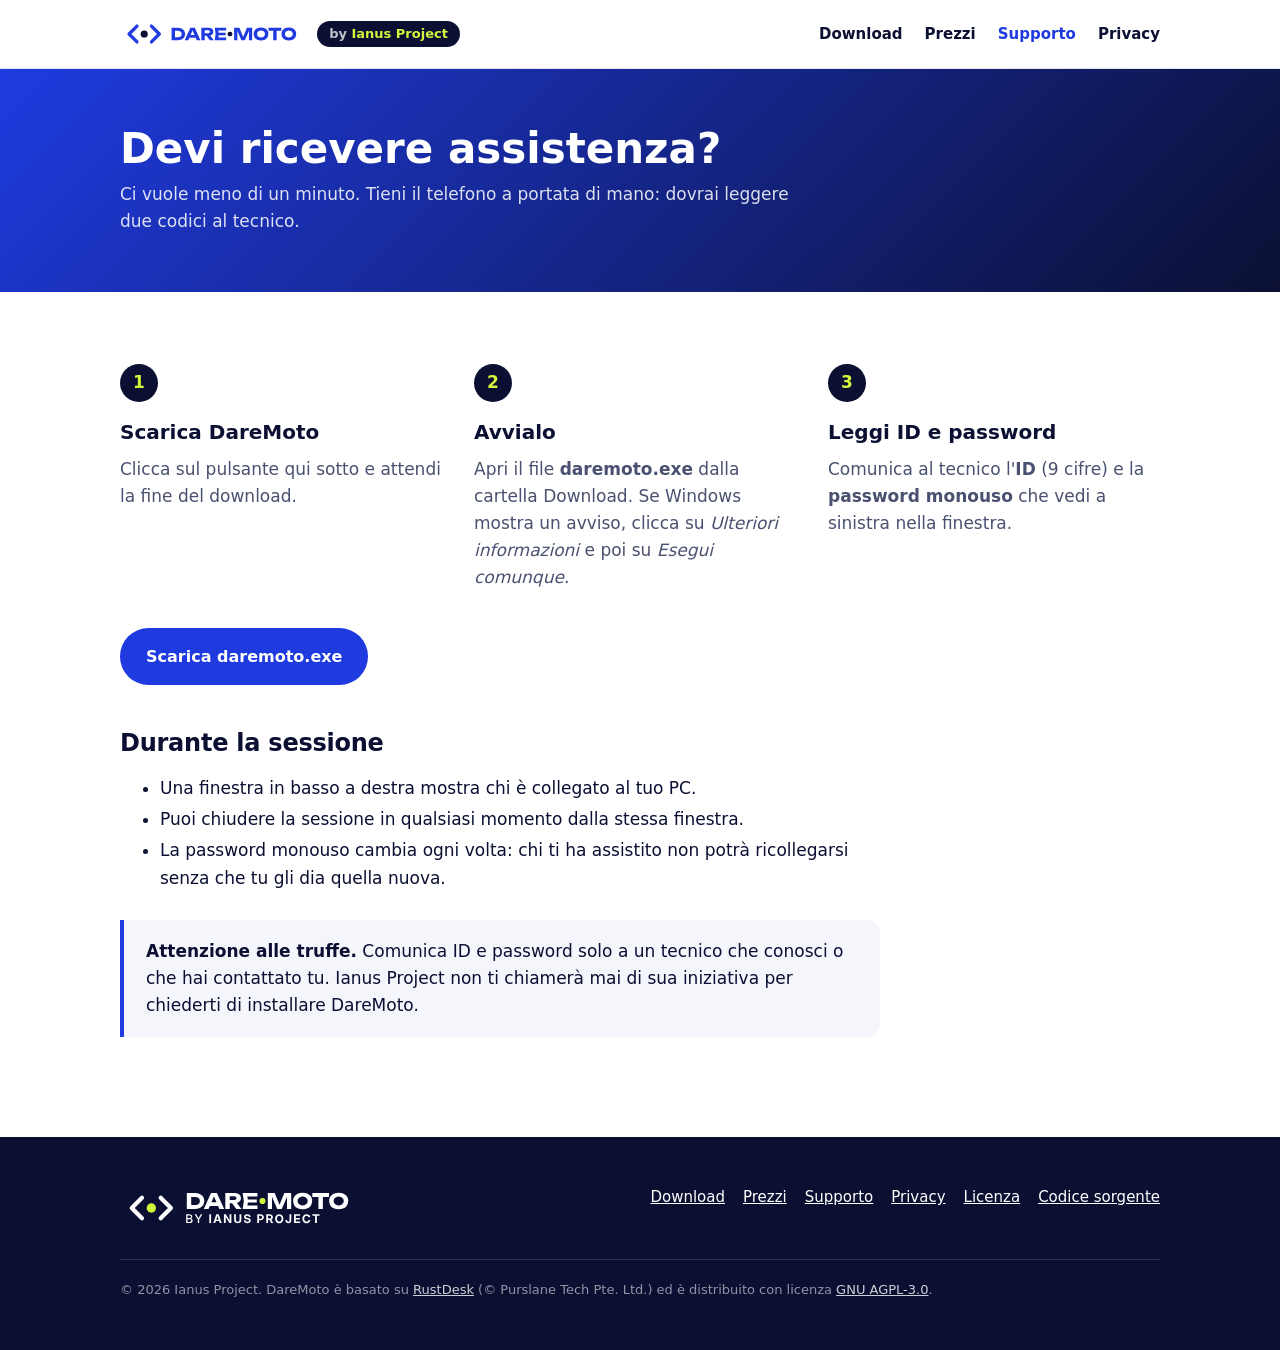
<file: supporto/index.html>
<!doctype html>
<html lang="it">
<head>
  <meta charset="utf-8">
  <meta name="viewport" content="width=device-width, initial-scale=1">
  <title>Ricevere assistenza — DareMoto</title>
  <meta name="description" content="Come ricevere assistenza remota con DareMoto: scarica, avvia e comunica ID e password al tecnico.">
  <link rel="icon" href="/favicon.ico" sizes="any">
  <link rel="icon" href="/assets/icon.svg" type="image/svg+xml">
  <link rel="stylesheet" href="/assets/style.css">
  <meta name="theme-color" content="#1F3BE0">
</head>
<body>
  <header class="site-header">
    <div class="wrap">
      <a class="brand" href="/"><img src="/assets/logo-header-light.svg" alt="DareMoto" width="183" height="34"><span class="brand-by">by <strong>Ianus Project</strong></span></a>
      <nav class="nav" aria-label="Navigazione principale">
        <a href="/download/">Download</a>
        <a href="/prezzi/">Prezzi</a>
        <a href="/supporto/" aria-current="page">Supporto</a>
        <a href="/privacy/">Privacy</a>
      </nav>
    </div>
  </header>

  <main>
    <div class="page-head">
      <div class="wrap">
        <h1>Devi ricevere assistenza?</h1>
        <p>Ci vuole meno di un minuto. Tieni il telefono a portata di mano: dovrai leggere due codici al tecnico.</p>
      </div>
    </div>

    <section>
      <div class="wrap">
        <div class="steps">
          <div class="step">
            <h3>Scarica DareMoto</h3>
            <p>Clicca sul pulsante qui sotto e attendi la fine del download.</p>
          </div>
          <div class="step">
            <h3>Avvialo</h3>
            <p>Apri il file <strong>daremoto.exe</strong> dalla cartella Download. Se Windows mostra un avviso, clicca su <em>Ulteriori informazioni</em> e poi su <em>Esegui comunque</em>.</p>
          </div>
          <div class="step">
            <h3>Leggi ID e password</h3>
            <p>Comunica al tecnico l'<strong>ID</strong> (9 cifre) e la <strong>password monouso</strong> che vedi a sinistra nella finestra.</p>
          </div>
        </div>
        <div class="actions spaced">
          <a class="btn btn-cobalt" href="https://github.com/s-romano-ianus/rustdesk/releases/latest/download/daremoto.exe">Scarica daremoto.exe</a>
        </div>

        <div class="prose">
          <h2>Durante la sessione</h2>
          <ul>
            <li>Una finestra in basso a destra mostra chi è collegato al tuo PC.</li>
            <li>Puoi chiudere la sessione in qualsiasi momento dalla stessa finestra.</li>
            <li>La password monouso cambia ogni volta: chi ti ha assistito non potrà ricollegarsi senza che tu gli dia quella nuova.</li>
          </ul>
          <div class="callout">
            <p><strong>Attenzione alle truffe.</strong> Comunica ID e password solo a un tecnico che conosci o che hai contattato tu. Ianus Project non ti chiamerà mai di sua iniziativa per chiederti di installare DareMoto.</p>
          </div>
        </div>
      </div>
    </section>
  </main>

  <footer class="site-footer">
    <div class="wrap">
      <div class="footer-grid">
        <img src="/assets/logo-dark.svg" alt="DareMoto by Ianus Project" width="248" height="46">
        <nav class="footer-links" aria-label="Link a piè di pagina">
          <a href="/download/">Download</a>
          <a href="/prezzi/">Prezzi</a>
          <a href="/supporto/">Supporto</a>
          <a href="/privacy/">Privacy</a>
          <a href="/licenza/">Licenza</a>
          <a href="https://github.com/s-romano-ianus/rustdesk/tree/custom">Codice sorgente</a>
        </nav>
      </div>
      <p class="legal">© 2026 Ianus Project. DareMoto è basato su <a href="https://github.com/rustdesk/rustdesk">RustDesk</a> (© Purslane Tech Pte. Ltd.) ed è distribuito con licenza <a href="https://www.gnu.org/licenses/agpl-3.0.html">GNU AGPL-3.0</a>.</p>
    </div>
  </footer>
</body>
</html>
</file>
<file: assets/style.css>
/* DareMoto — sito vetrina. Palette: brand/README.md del client. */
:root {
  --cobalt: #1F3BE0;
  --cobalt-dark: #182fb4;
  --lime: #D4F53C;      /* solo su fondi scuri / cobalto */
  --night: #0B1033;
  --ink: #0B1033;
  --muted: #4a5170;
  --line: #e3e6f0;
  --soft: #f4f6fc;
  --white: #ffffff;
  --radius: 14px;
  --wrap: 1080px;
  --font: system-ui, -apple-system, "Segoe UI", Roboto, "Helvetica Neue", Arial, sans-serif;
}

* { box-sizing: border-box; }
html { -webkit-text-size-adjust: 100%; }
body {
  margin: 0;
  font-family: var(--font);
  font-size: 17px;
  line-height: 1.6;
  color: var(--ink);
  background: var(--white);
}
img { max-width: 100%; height: auto; display: block; }
a { color: var(--cobalt); }
a:hover { color: var(--cobalt-dark); }
:focus-visible { outline: 3px solid var(--lime); outline-offset: 2px; }

.wrap { max-width: var(--wrap); margin: 0 auto; padding: 0 20px; }

/* Header */
.site-header { border-bottom: 1px solid var(--line); background: var(--white); }
.site-header .wrap { display: flex; align-items: center; justify-content: space-between; gap: 16px; min-height: 68px; }
.site-header .brand img { height: 34px; width: auto; }
.site-header .brand { display: inline-flex; align-items: center; gap: 14px; text-decoration: none; }
.brand-by {
  display: inline-block; padding: 5px 12px; border-radius: 999px;
  background: var(--night); color: rgba(255,255,255,.75);
  font-size: 13px; font-weight: 600; line-height: 1.3; white-space: nowrap;
}
.brand-by strong { color: var(--lime); font-weight: 800; }
.nav { display: flex; gap: 22px; flex-wrap: wrap; }
.nav a { color: var(--ink); text-decoration: none; font-weight: 600; font-size: 15px; }
.nav a:hover, .nav a[aria-current="page"] { color: var(--cobalt); }

/* Hero */
.hero {
  color: var(--white);
  background:
    radial-gradient(circle at 85% 20%, rgba(212, 245, 60, .12), transparent 40%),
    linear-gradient(135deg, var(--cobalt) 0%, var(--night) 100%);
  padding: 84px 0 92px;
}
.hero h1 { font-size: clamp(32px, 5vw, 54px); line-height: 1.1; margin: 0 0 18px; letter-spacing: -.02em; max-width: 14em; }
.hero h1 .accent { color: var(--lime); }
.hero p.lead { font-size: clamp(17px, 2vw, 20px); max-width: 36em; margin: 0 0 32px; color: rgba(255,255,255,.88); }
.hero .note { font-size: 14px; color: rgba(255,255,255,.7); margin-top: 16px; }

/* Buttons */
.btn {
  display: inline-flex; align-items: center; gap: 10px;
  padding: 14px 24px; border-radius: 999px;
  font-weight: 700; font-size: 16px; text-decoration: none;
  border: 2px solid transparent; cursor: pointer;
}
.btn-lime { background: var(--lime); color: var(--night); }
.btn-lime:hover { background: #c6e92c; color: var(--night); }
.btn-ghost { border-color: rgba(255,255,255,.6); color: var(--white); }
.btn-ghost:hover { border-color: var(--lime); color: var(--lime); }
.btn-cobalt { background: var(--cobalt); color: var(--white); }
.btn-cobalt:hover { background: var(--cobalt-dark); color: var(--white); }
.btn-outline { border-color: var(--cobalt); color: var(--cobalt); }
.btn-outline:hover { background: var(--soft); }
.actions { display: flex; gap: 14px; flex-wrap: wrap; }
.actions.spaced { margin-top: 36px; }

/* Sections */
section { padding: 72px 0; }
section.alt { background: var(--soft); }
h2 { font-size: clamp(26px, 3.2vw, 36px); line-height: 1.2; margin: 0 0 14px; letter-spacing: -.01em; }
h3 { font-size: 20px; margin: 0 0 8px; }
.section-lead { color: var(--muted); max-width: 40em; margin: 0 0 40px; }

.grid { display: grid; gap: 22px; grid-template-columns: repeat(auto-fit, minmax(240px, 1fr)); }
.card {
  background: var(--white); border: 1px solid var(--line); border-radius: var(--radius);
  padding: 26px;
}
.card p { margin: 0; color: var(--muted); }
.card .icon {
  width: 44px; height: 44px; border-radius: 12px; background: var(--cobalt);
  display: grid; place-items: center; margin-bottom: 16px; color: var(--lime);
}
.card .icon svg { width: 22px; height: 22px; }

.steps { counter-reset: step; display: grid; gap: 22px; grid-template-columns: repeat(auto-fit, minmax(240px, 1fr)); }
.step { position: relative; padding-top: 52px; }
.step::before {
  counter-increment: step; content: counter(step);
  position: absolute; top: 0; left: 0; width: 38px; height: 38px; border-radius: 50%;
  background: var(--night); color: var(--lime); font-weight: 800; display: grid; place-items: center;
}
.step p { margin: 0; color: var(--muted); }

/* Download cards */
.dl-card { display: flex; flex-direction: column; gap: 14px; }
.dl-card.primary { border: 2px solid var(--cobalt); }
.dl-card .meta { font-size: 14px; color: var(--muted); }
.dl-card ul { margin: 0; padding-left: 20px; color: var(--muted); }
.dl-card .btn { align-self: flex-start; margin-top: auto; }
.tag {
  display: inline-block; font-size: 12px; font-weight: 700; text-transform: uppercase; letter-spacing: .06em;
  background: var(--night); color: var(--lime); padding: 3px 10px; border-radius: 999px; align-self: flex-start;
}

.callout {
  border-left: 4px solid var(--cobalt); background: var(--soft);
  padding: 18px 22px; border-radius: 0 var(--radius) var(--radius) 0; margin: 28px 0;
}
.callout p { margin: 0; }
.callout p + p { margin-top: 10px; }
.callout.warn { border-left-color: #e0a91f; background: #fff8e6; }

/* Prose (privacy, supporto) */
.page-head { background: linear-gradient(135deg, var(--cobalt), var(--night)); color: var(--white); padding: 56px 0; }
.page-head h1 { margin: 0 0 8px; font-size: clamp(28px, 4vw, 42px); line-height: 1.15; }
.page-head p { margin: 0; color: rgba(255,255,255,.85); max-width: 40em; }
.prose { max-width: 760px; }
.prose h2 { font-size: 24px; margin: 44px 0 10px; }
.prose h3 { margin: 28px 0 6px; }
.prose li { margin: 4px 0; }
.prose table { border-collapse: collapse; width: 100%; font-size: 15px; margin: 16px 0; }
.prose th, .prose td { border: 1px solid var(--line); padding: 10px 12px; text-align: left; vertical-align: top; }
.prose th { background: var(--soft); }
.placeholder { background: #fff3b0; padding: 0 4px; border-radius: 4px; }
kbd { font-family: inherit; font-size: .9em; border: 1px solid var(--line); border-bottom-width: 2px; border-radius: 6px; padding: 1px 6px; background: var(--white); }

/* Footer */
.site-footer { background: var(--night); color: rgba(255,255,255,.75); padding: 48px 0 36px; font-size: 15px; }
.site-footer a { color: var(--white); }
.site-footer a:hover { color: var(--lime); }
.footer-grid { display: flex; flex-wrap: wrap; gap: 32px; justify-content: space-between; align-items: flex-start; }
.footer-grid img { height: 46px; width: auto; }
.footer-links { display: flex; flex-wrap: wrap; gap: 18px; }
.legal { margin-top: 28px; padding-top: 20px; border-top: 1px solid rgba(255,255,255,.12); font-size: 13px; color: rgba(255,255,255,.55); }
.legal a { color: rgba(255,255,255,.8); }

@media (max-width: 640px) {
  .site-header .wrap { flex-direction: column; align-items: flex-start; padding-top: 14px; padding-bottom: 14px; }
  .hero { padding: 56px 0 64px; }
  section { padding: 52px 0; }
}

/* Prezzi */
.plans { display: grid; gap: 22px; grid-template-columns: repeat(auto-fit, minmax(260px, 1fr)); align-items: stretch; }
.plan { position: relative; display: flex; flex-direction: column; gap: 6px; }
.plan h2 { font-size: 24px; margin: 0; }
.plan .price { font-size: 38px; font-weight: 800; color: var(--ink); margin: 4px 0 6px; letter-spacing: -.02em; }
.plan .price small { font-size: 15px; font-weight: 600; color: var(--muted); letter-spacing: 0; }
.plan ul { margin: 0 0 22px; padding-left: 20px; color: var(--muted); }
.plan li { margin: 4px 0; }
.plan .btn { margin-top: auto; align-self: flex-start; }
.plan.featured { border: 2px solid var(--cobalt); }
.plan .tag { position: absolute; top: -13px; left: 26px; }
.plans-more { margin-top: 22px; }
</file>
